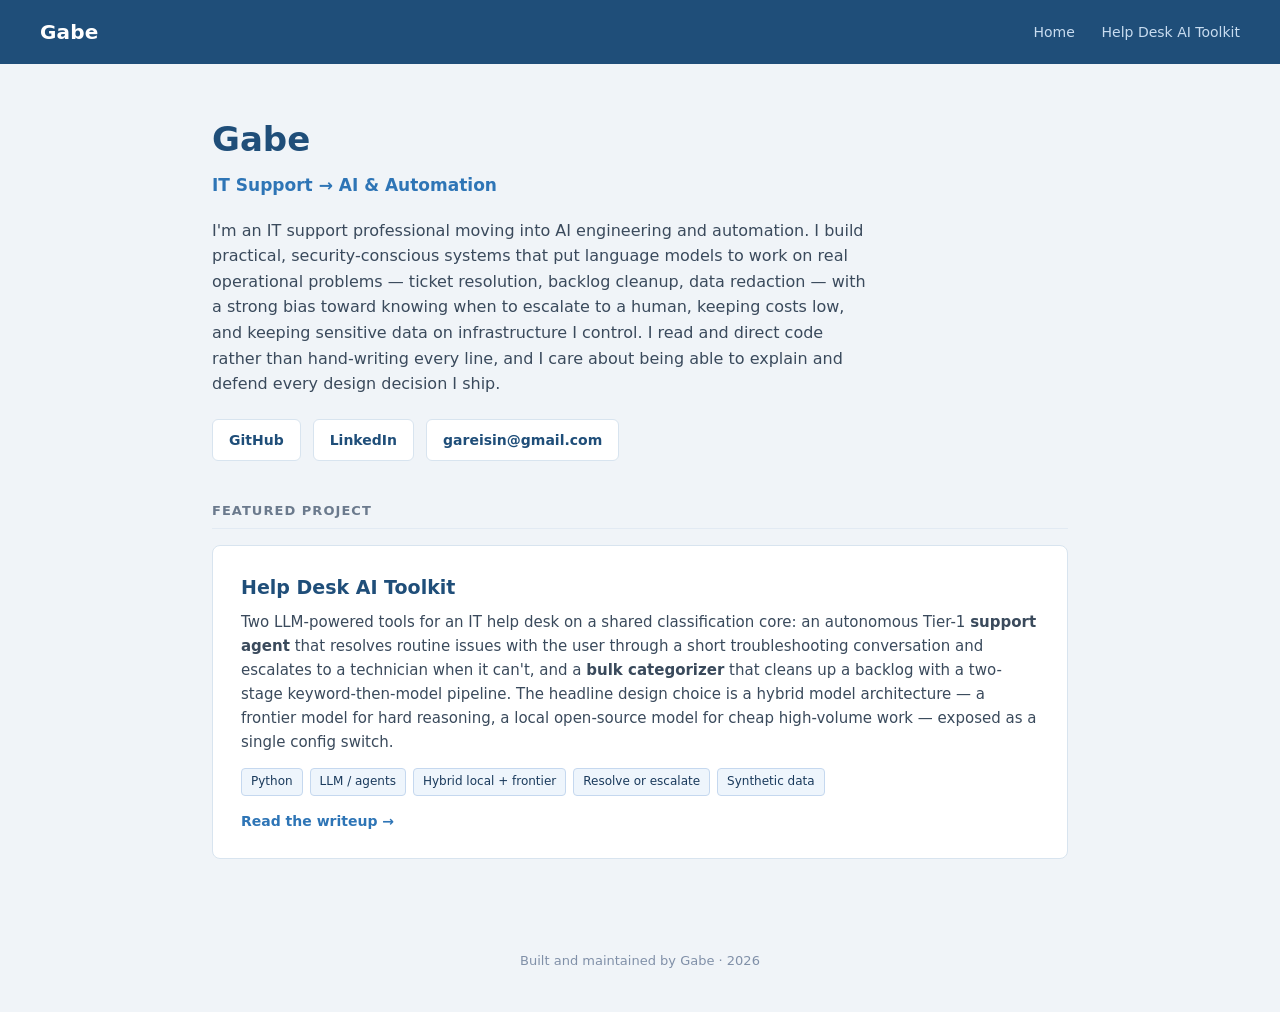
<file: index.html>
<!DOCTYPE html>
<html lang="en">
<head>
<meta charset="UTF-8">
<meta name="viewport" content="width=device-width, initial-scale=1.0">
<meta name="description" content="Gabe — IT support professional building practical, security-conscious AI and automation systems.">
<title>Gabe — IT Support & AI Automation</title>
<link rel="stylesheet" href="assets/style.css">
</head>
<body>

<header class="site-header">
  <div class="brand">Gabe</div>
  <nav>
    <a href="index.html">Home</a>
    <a href="helpdesk-toolkit.html">Help Desk AI Toolkit</a>
  </nav>
</header>

<main class="wrap">

  <section class="hero">
    <h1>Gabe</h1>
    <div class="tagline">IT Support &rarr; AI &amp; Automation</div>
    <p class="about">
      I'm an IT support professional moving into AI engineering and automation. I build
      practical, security-conscious systems that put language models to work on real
      operational problems &mdash; ticket resolution, backlog cleanup, data redaction &mdash; with
      a strong bias toward knowing when to escalate to a human, keeping costs low, and keeping
      sensitive data on infrastructure I control. I read and direct code rather than
      hand-writing every line, and I care about being able to explain and defend every
      design decision I ship.
    </p>

    <div class="contact">
      <a href="https://github.com/gareisin" target="_blank" rel="noopener">GitHub</a>
      <a href="https://www.linkedin.com/in/gabriel-reisinger-11487b130" target="_blank" rel="noopener">LinkedIn</a>
      <span class="linkbtn" id="email-link" role="link" tabindex="0">Email</span>
    </div>
  </section>

  <div class="section-heading">Featured Project</div>

  <div class="project-grid">
    <a class="project-card" href="helpdesk-toolkit.html">
      <div class="card-title">Help Desk AI Toolkit</div>
      <div class="card-summary">
        Two LLM-powered tools for an IT help desk on a shared classification core: an
        autonomous Tier-1 <strong>support agent</strong> that resolves routine issues with
        the user through a short troubleshooting conversation and escalates to a technician
        when it can't, and a <strong>bulk categorizer</strong> that cleans up a backlog with
        a two-stage keyword-then-model pipeline. The headline design choice is a hybrid model
        architecture &mdash; a frontier model for hard reasoning, a local open-source model
        for cheap high-volume work &mdash; exposed as a single config switch.
      </div>
      <div class="tags">
        <span class="tag">Python</span>
        <span class="tag">LLM / agents</span>
        <span class="tag">Hybrid local + frontier</span>
        <span class="tag">Resolve or escalate</span>
        <span class="tag">Synthetic data</span>
      </div>
      <div class="card-link" style="margin-top:14px;">Read the writeup &rarr;</div>
    </a>
  </div>

</main>

<footer class="site-footer">
  Built and maintained by Gabe &middot; <span id="year"></span>
</footer>

<script>
  // Year stamp
  document.getElementById('year').textContent = new Date().getFullYear();

  // Email assembled at runtime so the address never appears in static HTML
  // (keeps it out of reach of the bulk of harvesting bots, which don't run JS).
  (function () {
    var user = 'gareisin', domain = 'gmail.com', addr = user + '@' + domain;
    var el = document.getElementById('email-link');
    el.textContent = addr;
    el.addEventListener('click', function () { window.location.href = 'mailto:' + addr; });
    el.addEventListener('keydown', function (e) {
      if (e.key === 'Enter' || e.key === ' ') { window.location.href = 'mailto:' + addr; }
    });
  })();
</script>
</body>
</html>
</file>
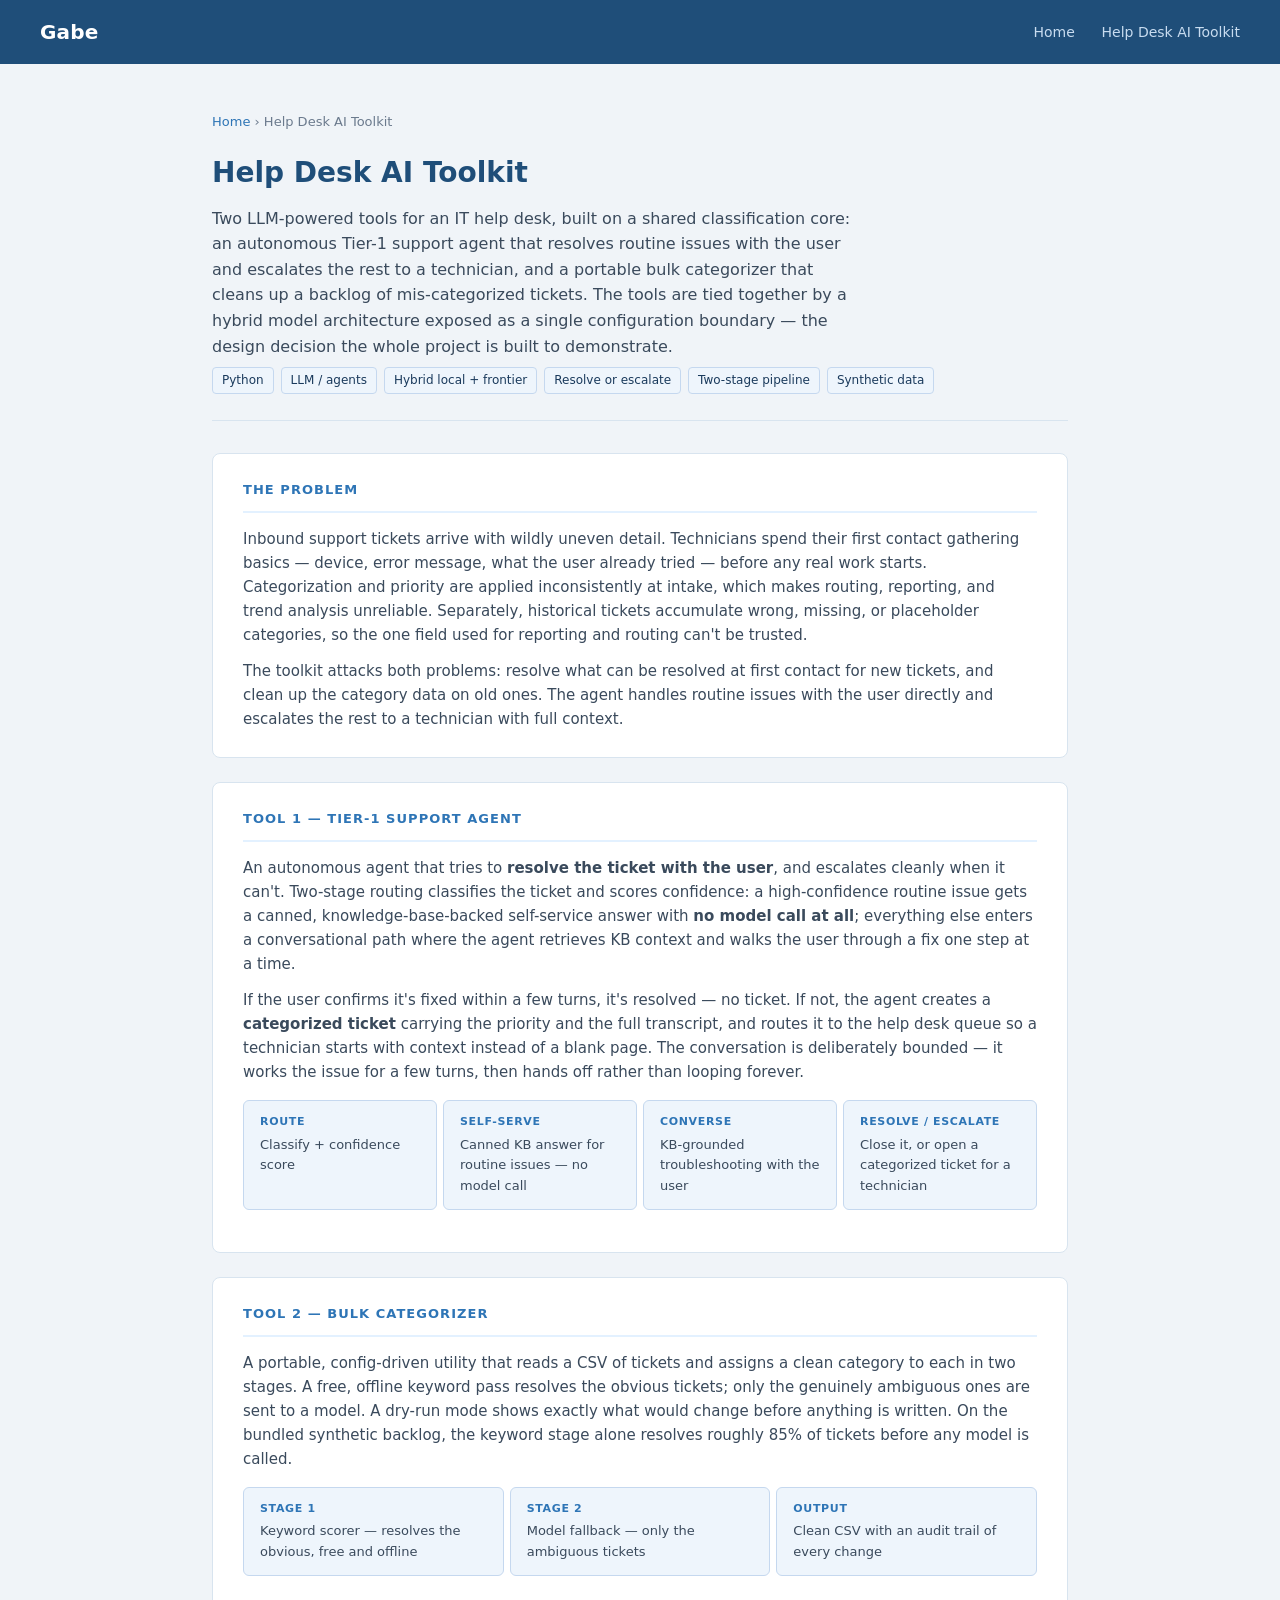
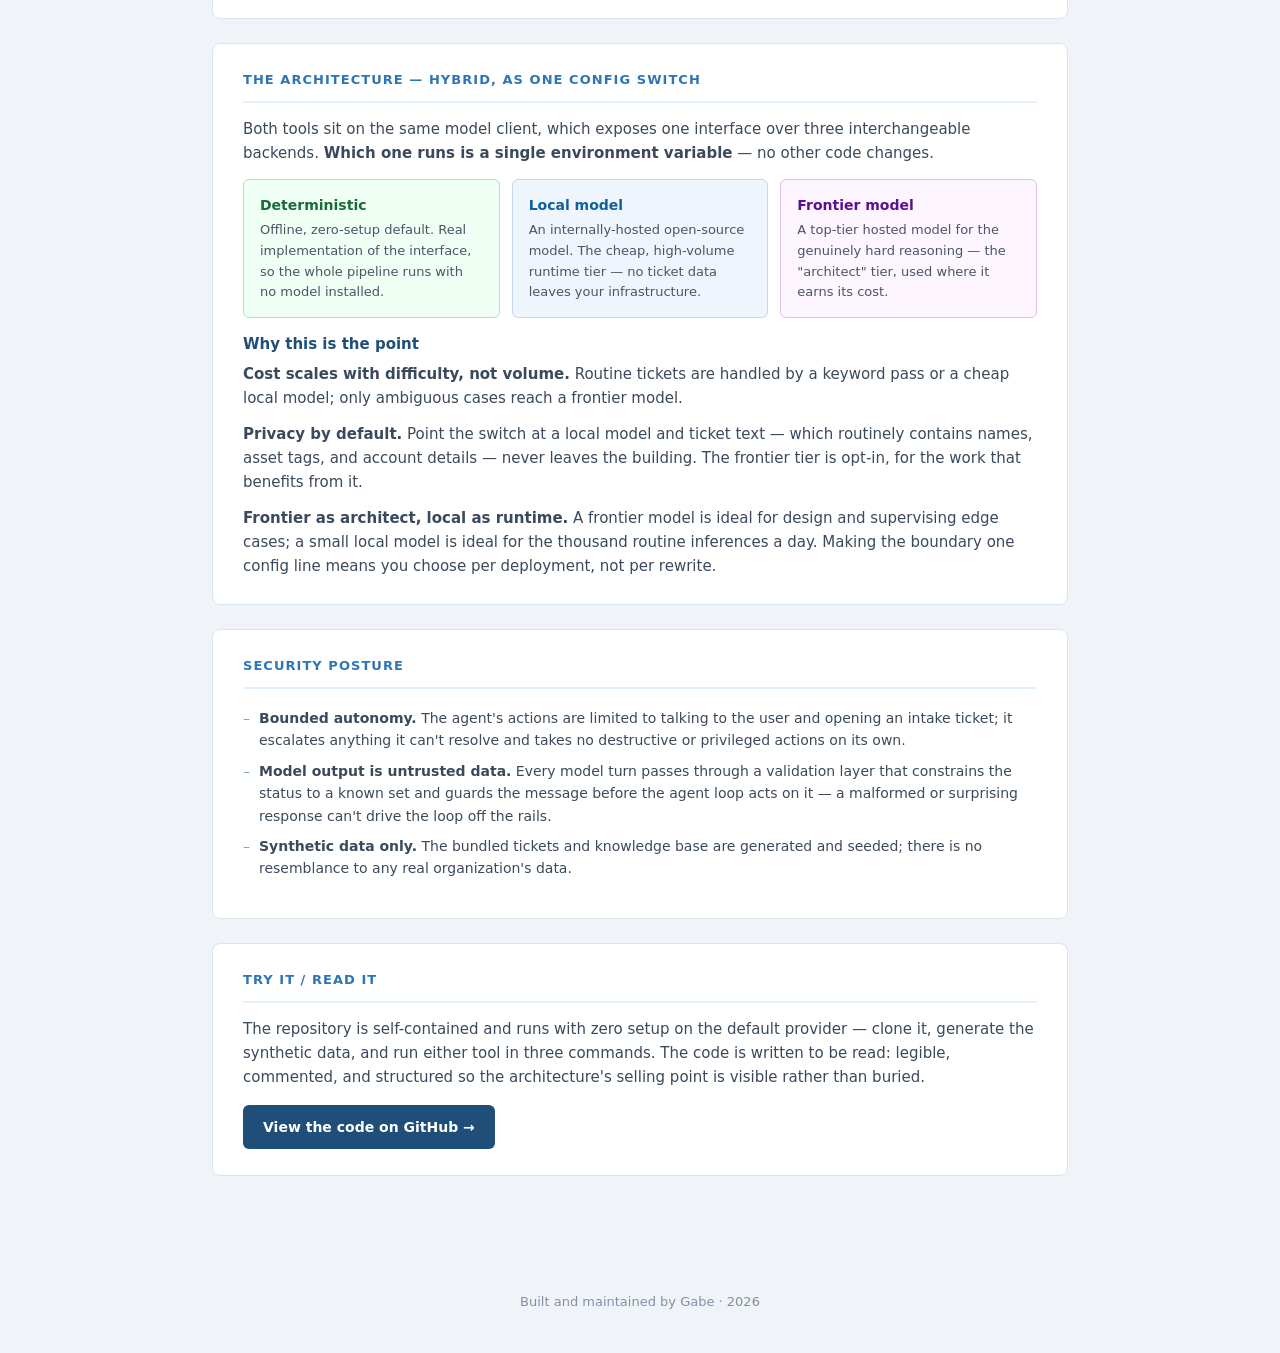
<file: helpdesk-toolkit.html>
<!DOCTYPE html>
<html lang="en">
<head>
<meta charset="UTF-8">
<meta name="viewport" content="width=device-width, initial-scale=1.0">
<meta name="description" content="Help Desk AI Toolkit — an autonomous Tier-1 support agent (resolve or escalate) and a bulk categorizer, with a hybrid local/frontier model architecture.">
<title>Help Desk AI Toolkit — Gabe</title>
<link rel="stylesheet" href="assets/style.css">
</head>
<body>

<header class="site-header">
  <div class="brand">Gabe</div>
  <nav>
    <a href="index.html">Home</a>
    <a href="helpdesk-toolkit.html">Help Desk AI Toolkit</a>
  </nav>
</header>

<main class="wrap">

  <div class="breadcrumb"><a href="index.html">Home</a> &rsaquo; Help Desk AI Toolkit</div>

  <div class="page-hero">
    <h1>Help Desk AI Toolkit</h1>
    <p class="summary">
      Two LLM-powered tools for an IT help desk, built on a shared classification core:
      an autonomous Tier-1 support agent that resolves routine issues with the user and
      escalates the rest to a technician, and a portable bulk categorizer that cleans up a
      backlog of mis-categorized tickets. The tools are tied together by a hybrid model
      architecture exposed as a single configuration boundary &mdash; the design decision
      the whole project is built to demonstrate.
    </p>
    <div class="tags">
      <span class="tag">Python</span>
      <span class="tag">LLM / agents</span>
      <span class="tag">Hybrid local + frontier</span>
      <span class="tag">Resolve or escalate</span>
      <span class="tag">Two-stage pipeline</span>
      <span class="tag">Synthetic data</span>
    </div>
  </div>

  <div class="section">
    <div class="section-title">The Problem</div>
    <p>
      Inbound support tickets arrive with wildly uneven detail. Technicians spend their
      first contact gathering basics &mdash; device, error message, what the user already
      tried &mdash; before any real work starts. Categorization and priority are applied
      inconsistently at intake, which makes routing, reporting, and trend analysis
      unreliable. Separately, historical tickets accumulate wrong, missing, or placeholder
      categories, so the one field used for reporting and routing can't be trusted.
    </p>
    <p>
      The toolkit attacks both problems: resolve what can be resolved at first contact for
      new tickets, and clean up the category data on old ones. The agent handles routine
      issues with the user directly and escalates the rest to a technician with full context.
    </p>
  </div>

  <div class="section">
    <div class="section-title">Tool 1 &mdash; Tier-1 Support Agent</div>
    <p>
      An autonomous agent that tries to <strong>resolve the ticket with the user</strong>, and
      escalates cleanly when it can't. Two-stage routing classifies the ticket and scores
      confidence: a high-confidence routine issue gets a canned, knowledge-base-backed
      self-service answer with <strong>no model call at all</strong>; everything else enters a
      conversational path where the agent retrieves KB context and walks the user through a fix
      one step at a time.
    </p>
    <p>
      If the user confirms it's fixed within a few turns, it's resolved &mdash; no ticket. If
      not, the agent creates a <strong>categorized ticket</strong> carrying the priority and the
      full transcript, and routes it to the help desk queue so a technician starts with context
      instead of a blank page. The conversation is deliberately bounded &mdash; it works the
      issue for a few turns, then hands off rather than looping forever.
    </p>
    <div class="pipeline">
      <div class="pipe-step"><div class="step-label">Route</div><div class="step-desc">Classify + confidence score</div></div>
      <div class="pipe-step"><div class="step-label">Self-serve</div><div class="step-desc">Canned KB answer for routine issues &mdash; no model call</div></div>
      <div class="pipe-step"><div class="step-label">Converse</div><div class="step-desc">KB-grounded troubleshooting with the user</div></div>
      <div class="pipe-step"><div class="step-label">Resolve / escalate</div><div class="step-desc">Close it, or open a categorized ticket for a technician</div></div>
    </div>
  </div>

  <div class="section">
    <div class="section-title">Tool 2 &mdash; Bulk Categorizer</div>
    <p>
      A portable, config-driven utility that reads a CSV of tickets and assigns a clean
      category to each in two stages. A free, offline keyword pass resolves the obvious
      tickets; only the genuinely ambiguous ones are sent to a model. A dry-run mode shows
      exactly what would change before anything is written. On the bundled synthetic
      backlog, the keyword stage alone resolves roughly 85% of tickets before any model is
      called.
    </p>
    <div class="pipeline">
      <div class="pipe-step"><div class="step-label">Stage 1</div><div class="step-desc">Keyword scorer &mdash; resolves the obvious, free and offline</div></div>
      <div class="pipe-step"><div class="step-label">Stage 2</div><div class="step-desc">Model fallback &mdash; only the ambiguous tickets</div></div>
      <div class="pipe-step"><div class="step-label">Output</div><div class="step-desc">Clean CSV with an audit trail of every change</div></div>
    </div>
  </div>

  <div class="section">
    <div class="section-title">The Architecture &mdash; Hybrid, as One Config Switch</div>
    <p>
      Both tools sit on the same model client, which exposes one interface over three
      interchangeable backends. <strong>Which one runs is a single environment
      variable</strong> &mdash; no other code changes.
    </p>
    <div class="tiers">
      <div class="tier tier-mock">
        <div class="tier-name">Deterministic</div>
        <div class="tier-use">Offline, zero-setup default. Real implementation of the interface, so the whole pipeline runs with no model installed.</div>
      </div>
      <div class="tier tier-local">
        <div class="tier-name">Local model</div>
        <div class="tier-use">An internally-hosted open-source model. The cheap, high-volume runtime tier &mdash; no ticket data leaves your infrastructure.</div>
      </div>
      <div class="tier tier-frontier">
        <div class="tier-name">Frontier model</div>
        <div class="tier-use">A top-tier hosted model for the genuinely hard reasoning &mdash; the "architect" tier, used where it earns its cost.</div>
      </div>
    </div>
    <h3>Why this is the point</h3>
    <p>
      <strong>Cost scales with difficulty, not volume.</strong> Routine tickets are handled
      by a keyword pass or a cheap local model; only ambiguous cases reach a frontier model.
    </p>
    <p>
      <strong>Privacy by default.</strong> Point the switch at a local model and ticket text
      &mdash; which routinely contains names, asset tags, and account details &mdash; never
      leaves the building. The frontier tier is opt-in, for the work that benefits from it.
    </p>
    <p>
      <strong>Frontier as architect, local as runtime.</strong> A frontier model is ideal
      for design and supervising edge cases; a small local model is ideal for the thousand
      routine inferences a day. Making the boundary one config line means you choose per
      deployment, not per rewrite.
    </p>
  </div>

  <div class="section">
    <div class="section-title">Security Posture</div>
    <ul>
      <li><strong>Bounded autonomy.</strong> The agent's actions are limited to talking to the user and opening an intake ticket; it escalates anything it can't resolve and takes no destructive or privileged actions on its own.</li>
      <li><strong>Model output is untrusted data.</strong> Every model turn passes through a validation layer that constrains the status to a known set and guards the message before the agent loop acts on it &mdash; a malformed or surprising response can't drive the loop off the rails.</li>
      <li><strong>Synthetic data only.</strong> The bundled tickets and knowledge base are generated and seeded; there is no resemblance to any real organization's data.</li>
    </ul>
  </div>

  <div class="section">
    <div class="section-title">Try It / Read It</div>
    <p>
      The repository is self-contained and runs with zero setup on the default provider
      &mdash; clone it, generate the synthetic data, and run either tool in three commands.
      The code is written to be read: legible, commented, and structured so the
      architecture's selling point is visible rather than buried.
    </p>
    <a class="repo-link" href="https://github.com/gareisin/helpdesk-ai-toolkit" target="_blank" rel="noopener">View the code on GitHub &rarr;</a>
  </div>

</main>

<footer class="site-footer">
  Built and maintained by Gabe &middot; <span id="year"></span>
</footer>

<script>
  document.getElementById('year').textContent = new Date().getFullYear();
</script>
</body>
</html>
</file>
<file: assets/style.css>
/* Portfolio theme — clean, professional, no external dependencies. */
*, *::before, *::after { box-sizing: border-box; margin: 0; padding: 0; }
body {
  font-family: 'Segoe UI', system-ui, Arial, sans-serif;
  background: #F0F4F8; color: #1A2332; font-size: 15px; line-height: 1.6;
}
a { color: #2E75B6; }

/* Header */
.site-header {
  background: #1F4E79; color: #fff; padding: 0 40px; height: 64px;
  display: flex; align-items: center; justify-content: space-between;
}
.site-header .brand { font-size: 20px; font-weight: 700; letter-spacing: 0.01em; }
.site-header nav a {
  color: #C8DCF0; text-decoration: none; font-size: 14px; margin-left: 22px;
}
.site-header nav a:hover { color: #fff; }

/* Layout */
.wrap { max-width: 920px; margin: 0 auto; padding: 48px 32px 64px; }

/* Hero */
.hero { margin-bottom: 40px; }
.hero h1 { font-size: 34px; font-weight: 700; color: #1F4E79; margin-bottom: 6px; }
.hero .tagline { font-size: 17px; color: #2E75B6; font-weight: 600; margin-bottom: 18px; }
.hero p.about { font-size: 16px; color: #3A4A5C; max-width: 660px; }

/* Contact row */
.contact { display: flex; flex-wrap: wrap; gap: 12px; margin-top: 22px; }
.contact a, .contact span.linkbtn {
  display: inline-flex; align-items: center; gap: 7px;
  background: #fff; border: 1px solid #D8E4EF; border-radius: 6px;
  padding: 9px 16px; font-size: 14px; font-weight: 600; color: #1F4E79;
  text-decoration: none; transition: box-shadow 0.15s, transform 0.15s;
  cursor: pointer;
}
.contact a:hover, .contact span.linkbtn:hover {
  box-shadow: 0 3px 12px rgba(31,78,121,0.14); transform: translateY(-1px);
}

/* Section heading */
.section-heading {
  font-size: 13px; font-weight: 700; text-transform: uppercase; letter-spacing: 0.08em;
  color: #6B7A8D; margin: 40px 0 16px; padding-bottom: 6px; border-bottom: 1px solid #E2EAF3;
}

/* Project card */
.project-grid { display: grid; grid-template-columns: 1fr; gap: 20px; }
.project-card {
  background: #fff; border: 1px solid #D8E4EF; border-radius: 8px; padding: 26px 28px;
  text-decoration: none; color: inherit; display: block;
  transition: box-shadow 0.15s, transform 0.15s;
}
.project-card:hover { box-shadow: 0 4px 16px rgba(31,78,121,0.13); transform: translateY(-2px); }
.project-card .card-title { font-size: 19px; font-weight: 700; color: #1F4E79; margin-bottom: 8px; }
.project-card .card-summary { font-size: 15px; color: #3A4A5C; margin-bottom: 14px; }
.project-card .card-link { font-size: 14px; color: #2E75B6; font-weight: 600; }

.tags { display: flex; flex-wrap: wrap; gap: 7px; margin-top: 8px; }
.tag {
  font-size: 12px; background: #EEF5FC; color: #1A3A5C; border: 1px solid #C5D8EF;
  border-radius: 4px; padding: 3px 9px;
}

/* Project detail page */
.breadcrumb { font-size: 13px; color: #6B7A8D; margin-bottom: 18px; }
.breadcrumb a { text-decoration: none; }
.breadcrumb a:hover { text-decoration: underline; }

.page-hero { border-bottom: 1px solid #D8E4EF; padding-bottom: 26px; margin-bottom: 32px; }
.page-hero h1 { font-size: 28px; font-weight: 700; color: #1F4E79; margin-bottom: 10px; }
.page-hero .summary { font-size: 16px; color: #3A4A5C; max-width: 640px; }

.section {
  background: #fff; border: 1px solid #D8E4EF; border-radius: 8px;
  padding: 26px 30px; margin-bottom: 24px;
}
.section .section-title {
  font-size: 13px; font-weight: 700; text-transform: uppercase; letter-spacing: 0.08em;
  color: #2E75B6; margin-bottom: 14px; padding-bottom: 10px; border-bottom: 2px solid #E3F1FF;
}
.section h3 { font-size: 15px; font-weight: 700; color: #1F4E79; margin: 16px 0 6px; }
.section h3:first-of-type { margin-top: 0; }
.section p { color: #3A4A5C; margin-bottom: 12px; }
.section p:last-child { margin-bottom: 0; }
.section ul { list-style: none; padding: 0; margin: 8px 0; }
.section ul li { font-size: 14px; color: #3A4A5C; padding: 4px 0 4px 16px; position: relative; }
.section ul li::before { content: "\2013"; position: absolute; left: 0; color: #7BA7C9; }

/* Pipeline strip */
.pipeline { display: flex; flex-wrap: wrap; gap: 6px; margin: 16px 0; }
.pipe-step {
  background: #EEF5FC; border: 1px solid #C5D8EF; border-radius: 6px;
  padding: 12px 16px; flex: 1; min-width: 130px;
}
.pipe-step .step-label {
  font-size: 11px; font-weight: 700; text-transform: uppercase; letter-spacing: 0.06em;
  color: #2E75B6; margin-bottom: 4px;
}
.pipe-step .step-desc { font-size: 13px; color: #3A4A5C; }

/* Provider tiers */
.tiers { display: grid; grid-template-columns: repeat(3, 1fr); gap: 12px; margin: 14px 0; }
.tier { border-radius: 6px; padding: 14px 16px; border: 1px solid; }
.tier-mock { background: #F0FFF4; border-color: #B7DFCA; }
.tier-local { background: #EEF5FC; border-color: #C5D8EF; }
.tier-frontier { background: #FDF5FF; border-color: #DABFEF; }
.tier .tier-name { font-weight: 700; font-size: 14px; margin-bottom: 4px; }
.tier-mock .tier-name { color: #1A6B3C; }
.tier-local .tier-name { color: #1060A0; }
.tier-frontier .tier-name { color: #5A1090; }
.tier .tier-use { font-size: 13px; color: #4A5568; }

.repo-link {
  display: inline-block; background: #1F4E79; color: #fff; text-decoration: none;
  font-weight: 600; font-size: 14px; border-radius: 6px; padding: 11px 20px; margin-top: 4px;
}
.repo-link:hover { background: #16395C; }

/* Footer */
.site-footer {
  text-align: center; color: #8090A8; font-size: 13px; padding: 28px 16px 40px;
}

@media (max-width: 640px) {
  .tiers { grid-template-columns: 1fr; }
  .site-header { padding: 0 20px; }
  .wrap { padding: 32px 20px 48px; }
}
</file>
